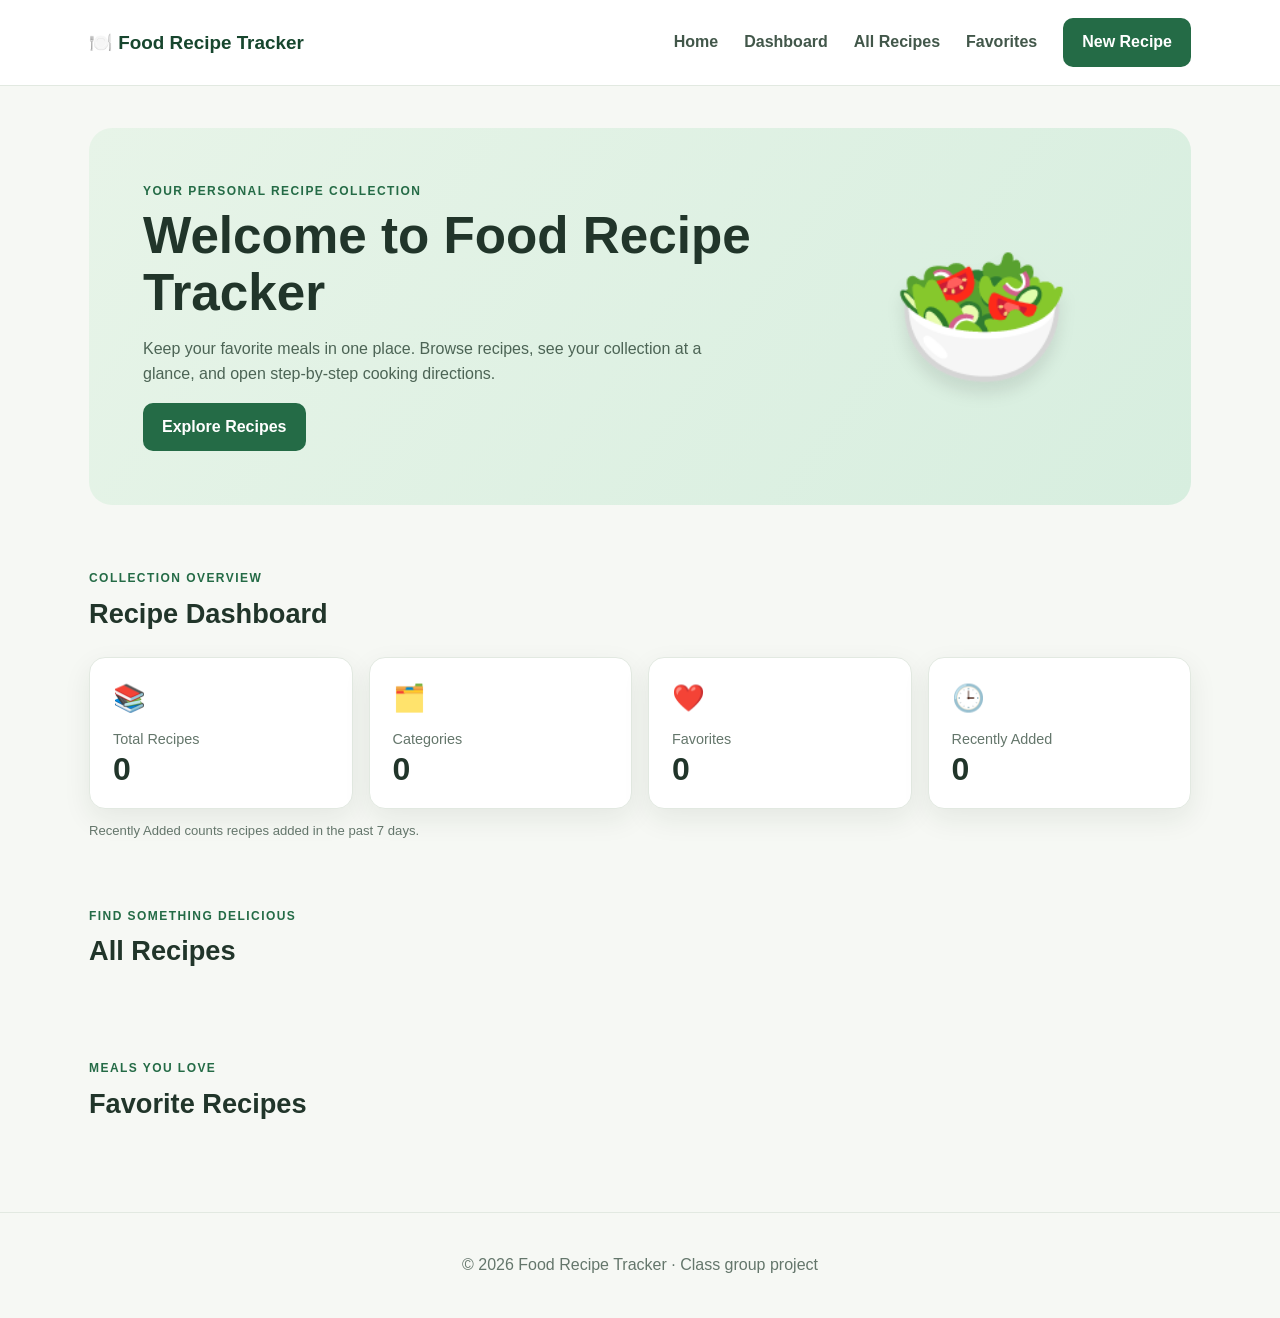
<file: index.html>
<!--Mark: Task1- Develop the Food Recipe 
Tracker homepage using 
HTML, including the website 
title, navigation menu, recipe 
dashboard, and sections for 
All Recipes, Favorites.-->
<!DOCTYPE html>
<html lang="en">
<head>
  <meta charset="UTF-8">
  <meta name="viewport" content="width=device-width, initial-scale=1">
  <meta name="description" content="Food Recipe Tracker homepage and recipe dashboard">
  <title>Food Recipe Tracker</title>
  <link rel="stylesheet" href="styles.css">
</head>
<body>
  <header class="site-header">
    <div class="header-inner">
      <a href="#home" class="brand" aria-label="Food Recipe Tracker home">🍽️ Food Recipe Tracker</a>
      <button class="menu-toggle" id="menuToggle" type="button" aria-expanded="false" aria-controls="mainNav">☰ <span class="sr-only">Toggle navigation</span></button>
      <nav id="mainNav" class="main-nav" aria-label="Main navigation">
        <a href="#home">Home</a>
        <a href="#dashboard">Dashboard</a>
        <a href="#all-recipes">All Recipes</a>
        <a href="#favorites">Favorites</a>
        <a class="button primary" id="create-recipe-button" style="color: white;">New Recipe</a>
      </nav>
    </div>
  </header>

  <main id="home" class="container">
    <section class="hero" aria-labelledby="heroTitle">
      <div>
        <p class="eyebrow">Your personal recipe collection</p>
        <h1 id="heroTitle">Welcome to Food Recipe Tracker</h1>
        <p>Keep your favorite meals in one place. Browse recipes, see your collection at a glance, and open step-by-step cooking directions.</p>
        <a class="button primary" href="#all-recipes">Explore Recipes</a>
      </div>
      <div class="hero-illustration" role="img" aria-label="Illustration of a bowl of food">🥗</div>
    </section>
    <!--Mark task 4 build recipe dashboard-->
    <section id="dashboard" class="section" aria-labelledby="dashboardTitle">
      <div class="section-heading">
        <div>
          <p class="eyebrow">Collection overview</p>
          <h2 id="dashboardTitle">Recipe Dashboard</h2>
        </div>
      </div>
      <div class="stats">
        <article class="stat-card">
          <span class="stat-icon">📚</span>
          <p>Total Recipes</p>
          <strong id="totalRecipes">0</strong>
        </article>
        <article class="stat-card">
          <span class="stat-icon">🗂️</span>
          <p>Categories</p>
          <strong id="categoryCount">0</strong>
        </article>
        <article class="stat-card">
          <span class="stat-icon">❤️</span>
          <p>Favorites</p>
          <strong id="favoriteCount">0</strong>
        </article>
        <article class="stat-card">
          <span class="stat-icon">🕒</span>
          <p>Recently Added</p>
          <strong id="recentCount">0</strong>
        </article>
      </div>
      <p class="muted small-note">Recently Added counts recipes added in the past 7 days.</p>
    </section>

    <section id="all-recipes" class="section" aria-labelledby="recipesTitle">
      <div class="section-heading">
        <div>
          <p class="eyebrow">Find something delicious</p>
          <h2 id="recipesTitle">All Recipes</h2>
          <!--where recipe cards will be dynamically added-->
          <!--Mark: Task3- create section for the Recipe cards-->
          <div id="recipe-cards"></div>
        </div>
        <span id="recipeCountLabel" class="counter"></span>
      </div>
      <div id="recipeGrid" class="recipe-grid" aria-live="polite"></div>
    </section>

    <section id="favorites" class="section" aria-labelledby="favoritesTitle">
      <div class="section-heading">
        <div>
          <p class="eyebrow">Meals you love</p>
          <h2 id="favoritesTitle">Favorite Recipes</h2>
        </div>
      </div>
      <div id="favoritesGrid" class="recipe-grid" aria-live="polite"></div>
    </section>
  </main>

  <footer class="site-footer">
    <p>© <span id="year">2026</span> Food Recipe Tracker · Class group project</p>
  </footer>

  <dialog id="recipeDialog" class="recipe-dialog" aria-labelledby="addRecipeTitle">
    <div class="dialog-layout">
      <button id="closeDialog" class="close-button" type="button" aria-label="Close new recipe form">x</button>
      <form id="createRecipeForm" class="recipe-form">
        <p class="eyebrow">Add to your collection</p>
        <h2 id="addRecipeTitle">New Recipe</h2>
        <label>
          Recipe name
          <input name="recipe-name" type="text" required>
        </label>
        <label>
          Category
          <input name="category" type="text" required>
        </label>
        <label>
          Cooking time (minutes)
          <input name="cooking-time" type="number" min="1" required>
        </label>
        <label>
          Ingredients <span class="muted">(one per line)</span>
          <textarea name="ingredients" rows="4" required></textarea>
        </label>
        <label>
          Instructions <span class="muted">(one step per line)</span>
          <textarea name="steps" rows="5" required></textarea>
        </label>
        <label>
          Image
          <select name="image" required>
            <option value="" disabled selected>Select an image</option>
            <option value="files/pasta.jpg">pasta</option>
            <option value="files/soup.jpg">soup</option>
            <option value="files/tacos.jpg">tacos</option>
          </select>
        </label>
        <div class="form-actions">
          <button class="button primary" type="submit" onclick="createRecipe()">Add recipe</button>
        </div>
      </form>
    </div>
  </dialog>
  <!--import bootstrap-->
  <script src="https://cdn.jsdelivr.net/npm/bootstrap@5.3.8/dist/js/bootstrap.bundle.min.js"
    integrity="sha384-FKyoEForCGlyvwx9Hj09JcYn3nv7wiPVlz7YYwJrWVcXK/BmnVDxM+D2scQbITxI"
    crossorigin="anonymous"></script>
  <!--import jquery-->
  <script src="https://ajax.googleapis.com/ajax/libs/jquery/3.7.1/jquery.min.js"></script>
  <!--import JS file-->
  <script src="./index.js"></script>
</body>
</html>
</file>
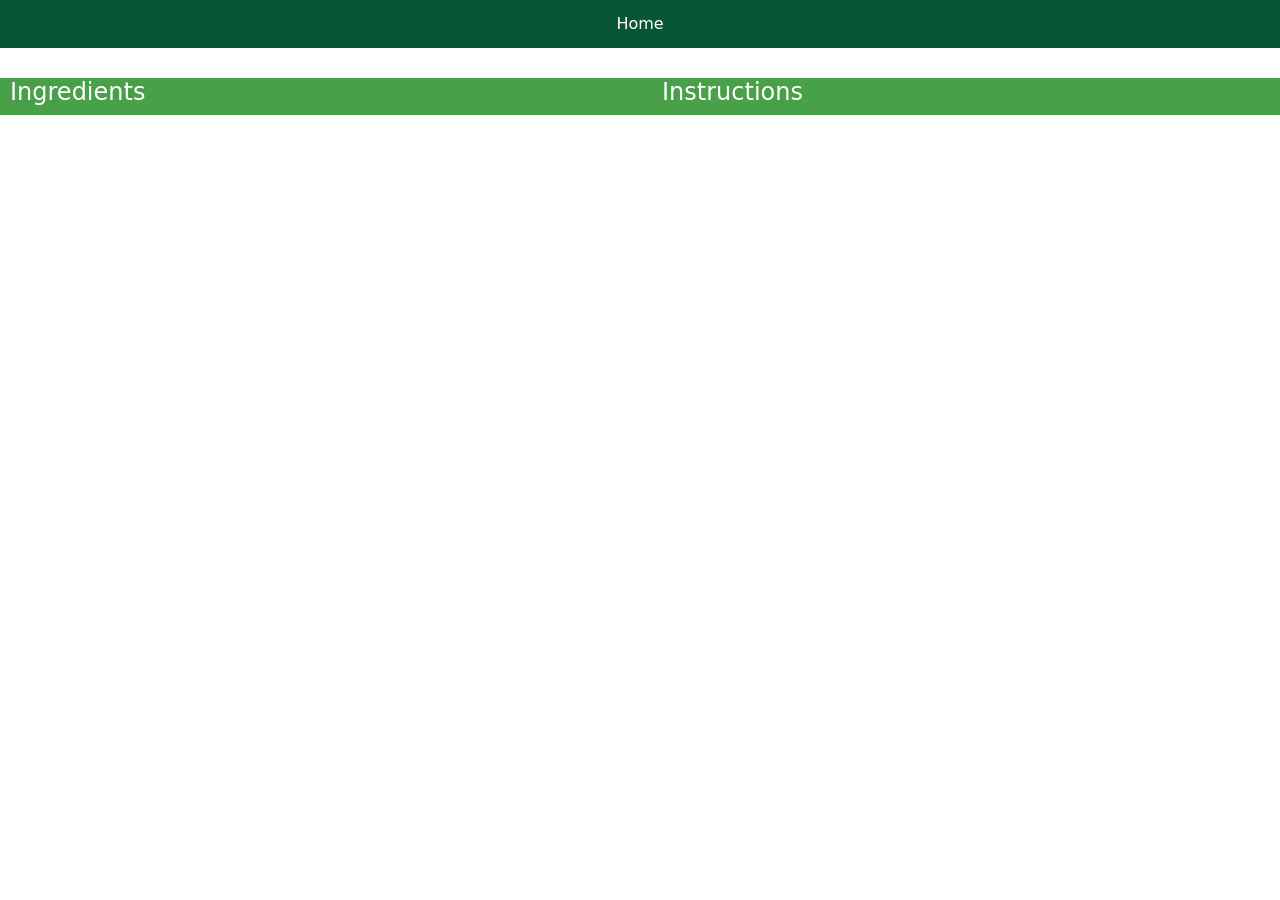
<file: recipeDetails.html>
<!--Dyllon task 5: recipe details html-->
<!DOCTYPE html>
<html lang = "eng">
    <head>
        <title>Recipe Details Page</title>
        <!--link the CSS file-->
        <link rel="stylesheet" href="./recipeDetails_styles.css"/>
        <!--linking Bootstrap-->
        <link href="https://cdn.jsdelivr.net/npm/bootstrap@5.3.8/dist/css/bootstrap.min.css"
        rel="stylesheet" 
        integrity="sha384-sRIl4kxILFvY47J16cr9ZwB07vP4J8+LH7qKQnuqkuIAvNWLzeN8tE5YBujZqJLB" 
        crossorigin="anonymous">
    </head>
    <body>
        <div id = navbar>
            <nav>
                <a href = "index.html" id = "home-link">Home</a>
            </nav>
        </div>
        <!-- where the image of the food should go-->
        <div id = "image-container"></div>
        <!--where stuff like name, cook-time, and category will go-->
        <div id = "lesser-details"></div>
        <!--more important details seperated into their own containers-->
        <div class = "row bigger_details">   
            <div id = "ingredients" class = "col-sm-6 col-"><h4>Ingredients</h4></div>
            <div id = "instructions" class = "col-sm-6 col-"><h4>Instructions</h4></div>

        </div>
        
        </div>


        <!--dialog-->
        <dialog id="recipeDialog" class="recipe-dialog" aria-labelledby="addRecipeTitle">
            <div class="dialog-layout">
                <button id="closeDialog" class="close-button" type="button" aria-label="Close new recipe form">x</button>
                <form id="createRecipeForm" class="recipe-form">
                <p class="eyebrow">Add to your collection</p>
                <h2 id="addRecipeTitle">New Recipe</h2>
                <label>
                    Recipe name
                    <input name="recipe-name" type="text" required>
                </label>
                <label>
                    Category
                    <input name="category" type="text" required>
                </label>
                <label>
                    Cooking time (minutes)
                    <input name="cooking-time" type="number" min="1" required>
                </label>
                <label>
                    Ingredients <span class="muted">(one per line)</span>
                    <textarea name="ingredients" rows="4" required></textarea>
                </label>
                <label>
                    Instructions <span class="muted">(one step per line)</span>
                    <textarea name="steps" rows="5" required></textarea>
                </label>
                <label>
                    Image
                    <select name="image" required>
                    <option value="" disabled selected>Select an image</option>
                    <option value="files/pasta.jpg">pasta</option>
                    <option value="files/soup.jpg">soup</option>
                    <option value="files/tacos.jpg">tacos</option>
                    </select>
                </label>
                <div class="form-actions">
                    <button class="button primary" type="submit">Add recipe</button>
                </div>
                </form>
            </div>
        </dialog>
        <!--import jquery-->
        <script src="https://ajax.googleapis.com/ajax/libs/jquery/3.7.1/jquery.min.js"></script>
        <!--link the JavaScript file-->
        <script src="./recipeDetails.js"></script>
    </body>
</html>
</file>
<file: styles.css>
/*Mark: Task2 - Design the homepage with 
CSS, including a responsive 
navigation bar, recipe card 
layout, background colors, 
buttons, and spacing for 
desktop and mobile screens. */
:root {
    --bg:#f6f8f4;
    --surface:#fff;
    --ink:#21352a;
    --muted:#64766b;
    --green:#246b46;
    --green-dark:#17462e;
    --line:#e2e9e1;
    --shadow:0 10px 28px rgba(22,47,31,.08); 
}
* {
    box-sizing:border-box
}
html {
    scroll-behavior:smooth;scroll-padding-top:92px
}
body{
    margin:0;font-family:Arial,Helvetica,sans-serif;
    color:var(--ink);
    background:var(--bg);
    line-height:1.55
}
button,a{
    font:inherit
} 
a{
    color:inherit;
    text-decoration:none
} 
button{
    cursor:pointer
} 
.container{
    max-width:1150px;
    margin:0 auto;
    padding:0 24px
}
.sr-only{
    position:absolute;
    width:1px;
    height:1px;
    overflow:hidden;
    clip:rect(0,0,0,0);
    white-space:nowrap
}
.site-header{
    position:sticky;
    top:0;z-index:10;
    background:var(--surface);
    border-bottom:1px solid var(--line)
}.header-inner{
    max-width:1150px;
    margin:auto;
    padding:18px 24px;
    display:flex;
    justify-content:space-between;
    align-items:center;
    gap:24px
}
.brand{
    font-size:1.18rem;
    font-weight:800;
    color:var(--green-dark)
}
.main-nav{
    display:flex;
    align-items:center;
    gap:26px
}
.main-nav a{
    font-weight:600;
    color:#42574a
}
.main-nav a:hover,.main-nav a:focus-visible{
    color:var(--green)
}
.menu-toggle{
    display:none;
    border:1px solid var(--line);
    background:white;
    border-radius:9px;
    padding:5px 12px;
    font-size:1.5rem
}
.hero{
    margin:42px 0 64px;
    padding:54px;
    display:grid;
    grid-template-columns:1.5fr .7fr;
    align-items:center;
    gap:22px;
    background:linear-gradient(125deg,#e7f4e8,#d7eedf);
    border-radius:23px
}
.hero h1{
    font-size:clamp(2rem,4vw,3.4rem);
    line-height:1.1;
    margin:8px 0 16px
}
.hero p:not(.eyebrow){
    max-width:610px;
    color:#4c6455
}
.eyebrow{
    text-transform:uppercase;
    letter-spacing:.12em;
    font-weight:800;
    font-size:.75rem;
    color:var(--green);
    margin:0 0 5px
}
.hero-illustration{
    font-size:9rem;
    text-align:center;
    filter:drop-shadow(0 12px 8px rgba(0,0,0,.09))
}
.button{
    display:inline-flex;
    justify-content:center;
    align-items:center;
    padding:12px 19px;
    border-radius:10px;
    border:0;
    font-weight:700
}
.primary{
    background:var(--green);
    color:white
}
.primary:hover,.primary:focus-visible{
    background:var(--green-dark)
}
.section{
    margin:0 0 65px
}
.section-heading{
    display:flex;
    justify-content:space-between;
    align-items:end;
    gap:20px;
    margin-bottom:22px
}
.section-heading h2{
    font-size:1.7rem;
    margin:0
}
.stats{
    display:grid;
    grid-template-columns:repeat(4,1fr);
    gap:16px
}
.stat-card{
    background:var(--surface);
    border:1px solid var(--line);
    padding:20px 23px;
    border-radius:16px;
    box-shadow:var(--shadow)
}
.stat-icon{
    font-size:1.65rem
}
.stat-card p{
    color:var(--muted);
    margin:9px 0 2px;
    font-size:.9rem
}
.stat-card strong{
    font-size:2rem;
    line-height:1.1
}
.muted{
    color:var(--muted)
}
.small-note{
    font-size:.82rem;
    margin-top:12px
}
.counter{
    color:var(--muted);
    font-size:.9rem
}
.recipe-grid{
    display:grid;
    grid-template-columns:repeat(3,minmax(0,1fr));
    gap:22px
}
.recipe-card{
    background:var(--surface);
    border:1px solid var(--line);
    border-radius:16px;
    overflow:hidden;
    box-shadow:var(--shadow);
    display:flex;
    flex-direction:column
}
.recipe-photo{
    width:100%;
    aspect-ratio:16/10;
    display:grid;
    place-items:center;
    font-size:5rem;
    background:var(--photo-bg,#eef4ec)
}
.card-content{
    padding:18px 20px 20px;
    display:flex;
    flex-direction:column;
    flex:1
}
.card-topline{
    font-size:.8rem;
    font-weight:800;
    color:var(--green);
    text-transform:uppercase;
    letter-spacing:.05em
}
.card-content h3{
    font-size:1.18rem;
    margin:5px 0 6px
}
.card-content p{
    color:var(--muted);
    font-size:.9rem;
    margin:0 0 18px
}
.card-content .button{
    margin-top:auto;
    align-self:flex-start
}
.empty{
    grid-column:1/-1;
    padding:30px;
    border:1px dashed #bbcebf;
    border-radius:14px;background:white;
    color:var(--muted)
}
.site-footer{
    text-align:center;
    color:var(--muted);
    padding:24px;
    border-top:1px solid var(--line)
}
.recipe-dialog{
    width:min(760px,calc(100% - 26px));
    max-height:90vh;
    overflow:auto;
    border:0;
    border-radius:18px;
    padding:0;
    box-shadow:0 30px 80px rgba(0,0,0,.25)
}
.recipe-dialog::backdrop{
    background:rgba(8,25,14,.65)
}
.dialog-layout{
    position:relative
}
.close-button{
    position:absolute;
    top:14px;
    right:14px;
    width:42px;
    height:42px;
    border:0;
    border-radius:50%;
    background:#fff;
    font-size:1.8rem;
    line-height:1
}
.detail-image{
    min-height:190px;
    background:#e9f4e8;
    display:grid;
    place-items:center;
    font-size:7rem
}
.detail-content{
    padding:26px 32px 32px
}
.detail-content h2{
    margin:4px 0 12px;
    font-size:2rem
}
.detail-content h3{
    margin:22px 0 10px
}
.detail-content li{
    margin-bottom:7px
}
.detail-meta{
    display:flex;
    gap:10px;
    flex-wrap:wrap;
    color:#46624f
}
.detail-meta span{
    background:#edf5ed;
    padding:6px 10px;
    border-radius:8px;
    font-size:.88rem
}
@media(max-width:850px){
    .stats{
        grid-template-columns:repeat(2,1fr)
    }
    .recipe-grid{
        grid-template-columns:repeat(2,minmax(0,1fr))
    }
    .hero{
        padding:38px
    }
    .hero-illustration{
        font-size:6rem
    }
}
@media(max-width:600px){
    .header-inner{
        flex-wrap:wrap;
        padding:13px 18px
    }
    .menu-toggle{
        display:block
    }
    .main-nav{
        display:none;
        width:100%;
        flex-direction:column;
        align-items:stretch;
        gap:0;
        padding-top:8px
    }
    .main-nav.open{
        display:flex
    }
    .main-nav a{
        padding:10px 0
    }
    .container{
        padding:0 16px
    }
    .hero{
        margin:22px 0 42px;
        padding:28px 24px;
        grid-template-columns:1fr
    }
    .hero-illustration{
        font-size:5rem
    }
    .stats{
        gap:10px
    }
    .stat-card{
        padding:16px
    }
    .recipe-grid{
        grid-template-columns:1fr
    }
    .section{
        margin-bottom:45px
    }
    .section-heading h2{
        font-size:1.45rem
    }
    .detail-content{
        padding:21px
    }
}
</file>
<file: recipeDetails_styles.css>
/*Dyllon: task 5: Css for recipe details page*/
img{
    float:left;
    margin: 30px;
}
#lesser-details{
    display:flex;
    flex-direction: column;
    align-content: center;
    align-items: center;
    margin-top: 30px;
}
.bigger_details{
    clear: left;
    background-color: #48a048;

}

nav{
    display: inline-flexbox;
    background-color: #075636;
    text-align: center;
    height: 3rem;
    width: 100%;
    align-content: center;
}

#home-link{
    color: rgb(255, 255, 255);
    text-decoration: none;

}
a:hover{
    background-color: rgb(48, 202, 94);
}

h4{
    display: inline-block;
    color: white !important;
    margin-left: 10px;
}

ol{
    background-color: white;
    border-radius: 4%;

}
ul{
    background-color: white;
    border-radius: 4%;

}
#edit_button{
    height: fit-content;
    width: 10rem;

}

@media (max-width: 600px){
    h1{
        font-size: xx-large !important;
    }
    h2{
        font-size: large !important;
    }
    h3{
        font-size: medium !important;
    }
}
</file>
